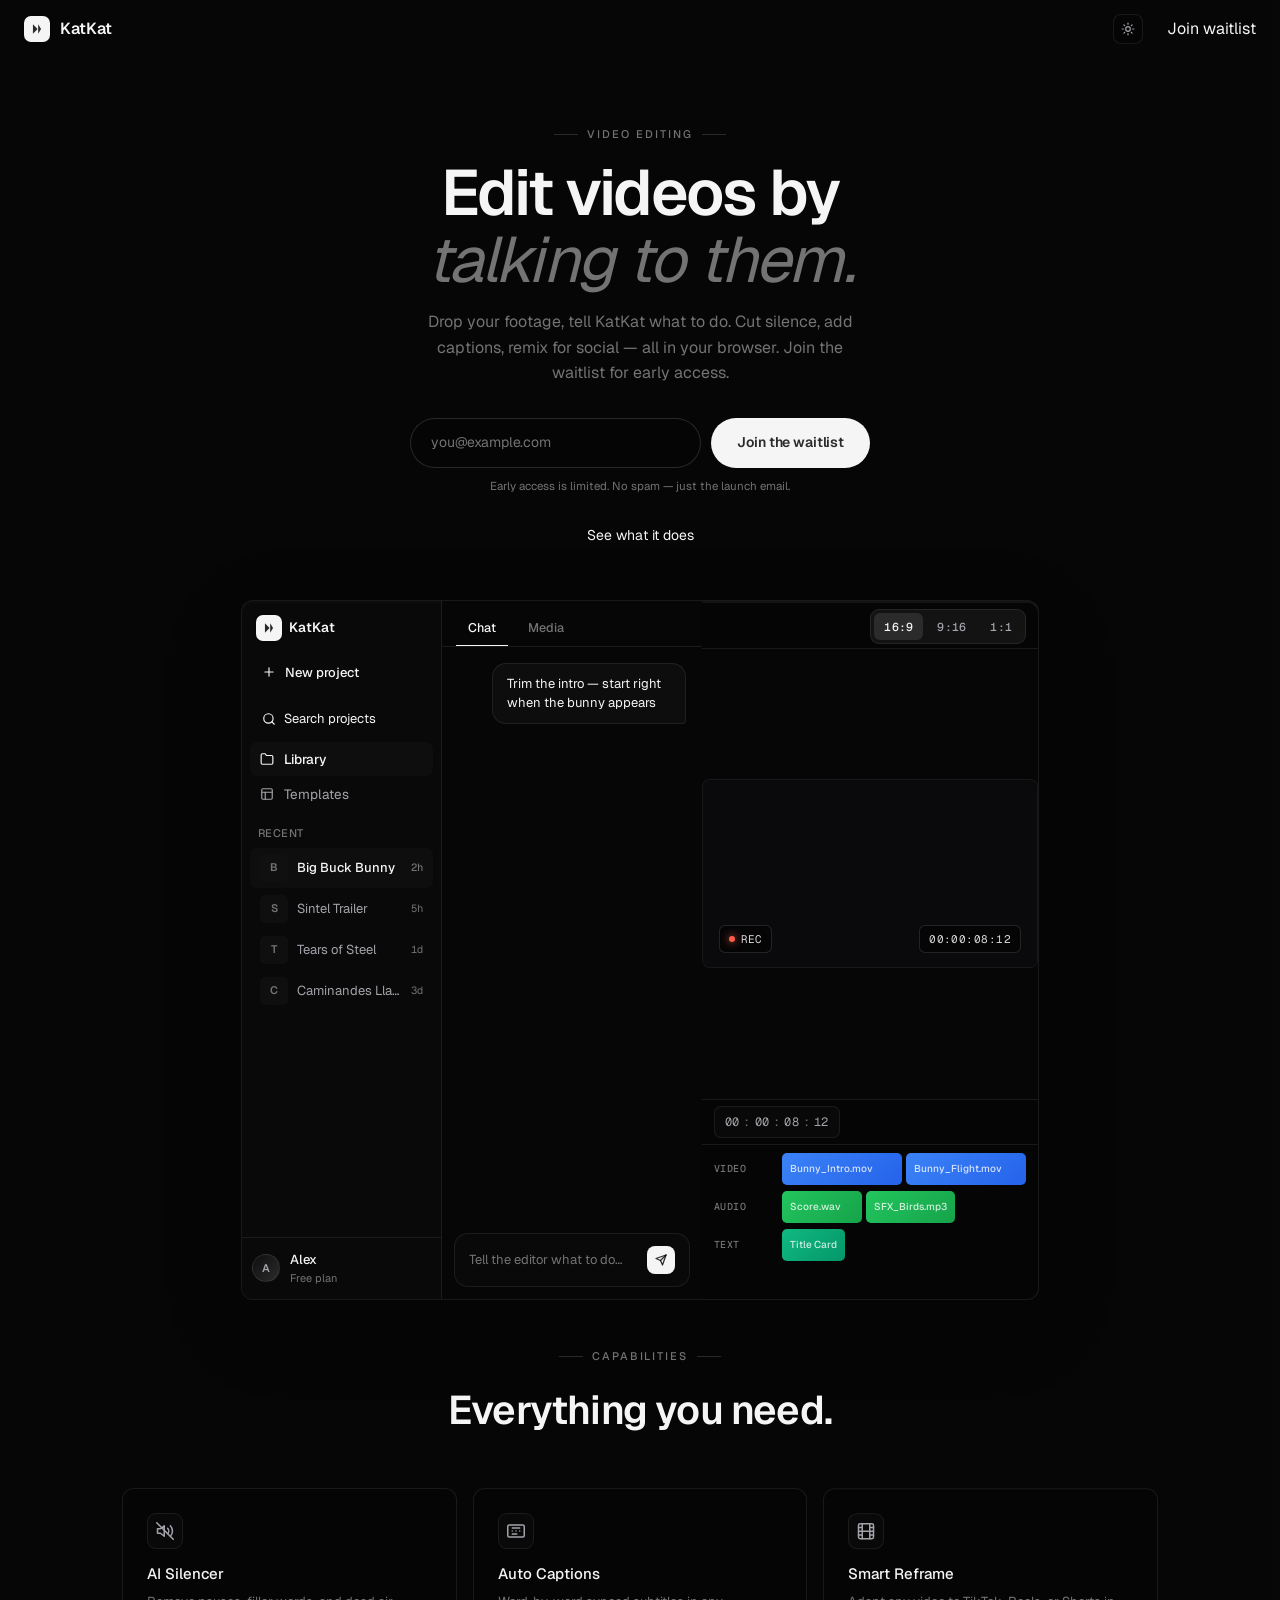
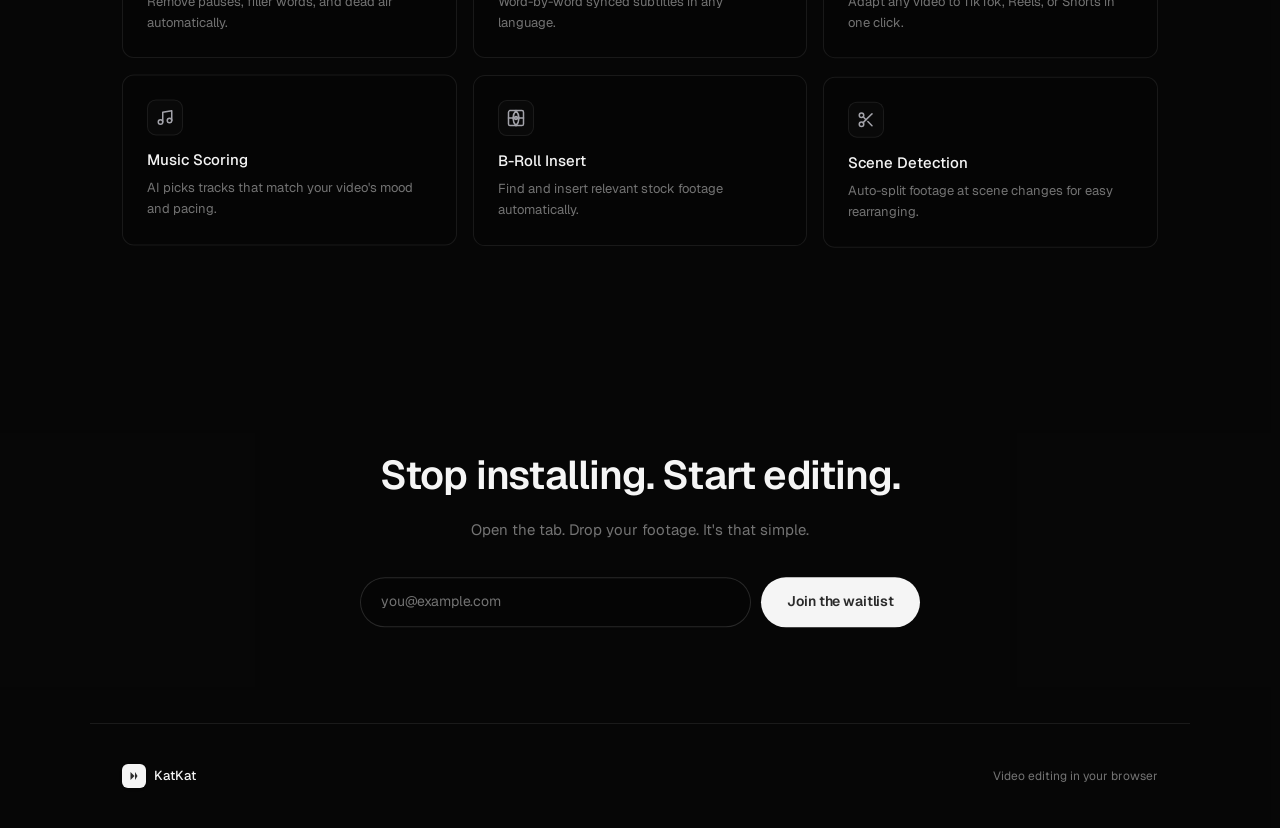
<file: index.html>
<!doctype html>
<html lang="en">
  <head>
    <meta charset="UTF-8" />
    <link rel="icon" type="image/svg+xml" href="./favicon.svg" />
    <meta name="viewport" content="width=device-width, initial-scale=1.0" />
    <meta name="theme-color" content="#3b82f6" />
    <meta
      name="description"
      content="KatKat is an agentic video editor you talk to. Join the waitlist for early access."
    />
    <link rel="manifest" href="./manifest.json" />
    <link rel="apple-touch-icon" href="./icons/icon-192.png" />
    <link rel="preconnect" href="https://fonts.googleapis.com" />
    <link rel="preconnect" href="https://fonts.gstatic.com" crossorigin />
    <link
      rel="stylesheet"
      href="https://fonts.googleapis.com/css2?family=Geist:wght@400;500;600;700&family=Geist+Mono:wght@400;500;600&display=swap"
    />
    <title>KatKat — Join the waitlist</title>
    <script>
      // Apply theme immediately to prevent flash of wrong theme
      (function () {
        try {
          var stored = JSON.parse(localStorage.getItem("katkat-theme") || "{}");
          var mode = (stored && stored.state && stored.state.mode) || "dark";
          if (mode === "light") {
            document.documentElement.classList.remove("dark");
          } else {
            document.documentElement.classList.add("dark");
          }
        } catch (e) {
          document.documentElement.classList.add("dark");
        }
      })();
    </script>
    <script type="module" crossorigin src="./assets/waitlist-Dlq9X2aw.js"></script>
    <link rel="stylesheet" crossorigin href="./assets/waitlist-HqfdTBnf.css">
  </head>
  <body>
    <div id="root"></div>
  </body>
</html>
</file>
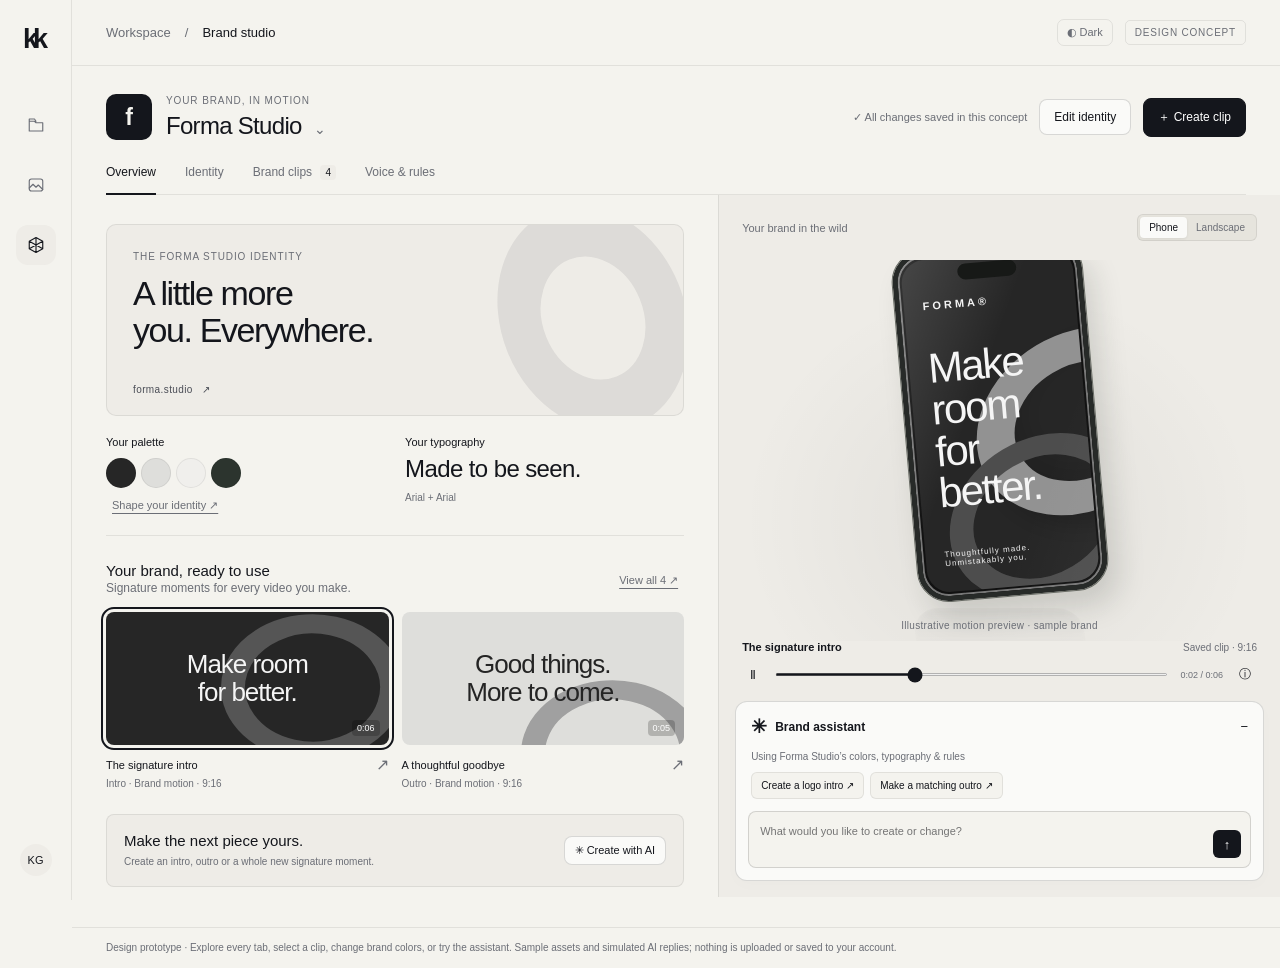
<file: brand-studio-concept/index.html>
<!doctype html>
<html lang="en">
<head>
<meta charset="utf-8"><meta name="viewport" content="width=device-width, initial-scale=1">
<title>KatKat · Brand studio concept</title>
<style>
*{box-sizing:border-box} :root{--paper:#f7f6f2;--white:#fffefa;--ink:#242725;--muted:#777a74;--line:#dedfd7;--brand:#da6747;--secondary:#d8dbc8;--soft:#edeee7;--font:Arial,Helvetica,sans-serif}body{margin:0;font:13px var(--font);color:var(--ink);background:var(--paper)}button,input,textarea,select{font:inherit}button{cursor:pointer;color:inherit}button:focus-visible,input:focus-visible,textarea:focus-visible,select:focus-visible{outline:2px solid var(--brand);outline-offset:4px}button{border:0;background:none}svg{width:18px;height:18px;fill:none;stroke:currentColor;stroke-width:1.5;stroke-linecap:round;stroke-linejoin:round;vertical-align:middle}.app{display:grid;grid-template-columns:72px 1fr;min-height:100vh}.rail{border-right:1px solid var(--line);display:flex;align-items:center;flex-direction:column;gap:20px;padding:24px 10px;position:fixed;width:72px;height:100vh}.wordmark{font-size:27px;font-weight:900;letter-spacing:-5px;padding-right:5px;margin:0 0 30px}.rail-icon{display:grid;place-items:center;width:40px;height:40px;border-radius:12px;color:#858780}.rail-icon.active{background:#e9e9e0;color:var(--ink)}.avatar{margin-top:auto;width:32px;height:32px;border-radius:50%;background:#e8d5c4;display:grid;place-items:center;font-size:11px}.main{grid-column:2;min-width:0}.global{height:66px;display:flex;align-items:center;justify-content:space-between;padding:0 34px;border-bottom:1px solid var(--line)}.crumb{color:var(--muted);display:flex;align-items:center;gap:14px}.crumb strong{color:var(--ink);font-weight:500}.prototype{font-size:10px;letter-spacing:.08em;text-transform:uppercase;color:#777a74;border:1px solid var(--line);padding:6px 9px;border-radius:5px}.page-head{padding:28px 34px 0}.heading-row{display:flex;justify-content:space-between;align-items:center;gap:14px}.brand-title{display:flex;align-items:center;gap:14px}.mark{background:var(--brand);color:#fff;width:46px;height:46px;display:grid;place-items:center;font-family:Georgia,serif;font-size:30px;border-radius:12px}.eyebrow{font-size:10px;letter-spacing:.13em;font-weight:600;text-transform:uppercase;color:var(--muted);margin-bottom:6px}h1{font-size:24px;letter-spacing:-.9px;margin:0;font-weight:500}h2{font-size:23px;letter-spacing:-.7px;font-weight:500;margin:0 0 8px}h3{font-size:15px;font-weight:500;margin:0}.sub{font-size:12px;line-height:1.6;color:var(--muted);margin:0}.actions{display:flex;align-items:center;gap:12px}.saved{color:#697b65;font-size:11px}.btn{border:1px solid var(--line);padding:10px 14px;border-radius:7px;background:var(--white);display:inline-flex;align-items:center;justify-content:center;gap:7px;font-weight:500;font-size:12px;white-space:nowrap}.btn.dark{background:var(--ink);border-color:var(--ink);color:white}.btn.small{padding:7px 10px;font-size:11px}.btn:hover{filter:brightness(.96)}.tabs{display:flex;gap:29px;margin-top:25px;border-bottom:1px solid var(--line)}.tab{padding:0 0 15px;color:var(--muted);font-size:12px;position:relative}.tab.active{color:var(--ink)}.tab.active:after{content:'';height:2px;background:var(--ink);position:absolute;bottom:-1px;left:0;right:0}.count{background:#e9eae2;padding:2px 5px;border-radius:4px;font-size:10px;margin-left:5px}.workspace{display:grid;grid-template-columns:minmax(460px,1.15fr) minmax(390px,1fr);min-height:calc(100vh - 198px)}.content{padding:29px 34px 40px;min-width:0}.preview-column{border-left:1px solid var(--line);background:#eeeee7;display:flex;flex-direction:column;position:sticky;top:0;height:calc(100vh - 198px);min-height:610px}.preview-top{display:flex;align-items:center;justify-content:space-between;padding:19px 23px;color:var(--muted);font-size:11px}.segmented{display:flex;background:#e3e4dc;border:1px solid #dcddd4;border-radius:6px;padding:2px}.segmented button{padding:5px 9px;font-size:10px;border-radius:4px}.segmented button.on{background:#fffefa;box-shadow:0 1px 3px #0001;color:var(--ink)}.stage{flex:1;min-height:340px;display:flex;align-items:center;justify-content:center;overflow:hidden;position:relative;background:radial-gradient(ellipse at 50% 68%,#d8d6c8 0%,transparent 60%)}.device-wrap{position:relative;margin:5px 0 65px;perspective:1000px}.phone{width:190px;height:351px;border:5px solid #272a28;outline:1px solid #686b64;border-radius:31px;background:#111;box-shadow:10px 17px 28px #24272425,inset 0 0 0 2px #777;position:relative;padding:4px;transition:width .3s,height .3s,border-radius .3s;z-index:2;transform:rotate(-5deg)}.phone:after{content:'';position:absolute;inset:0;border-radius:26px;pointer-events:none;background:linear-gradient(115deg,#ffffff28,transparent 40%,transparent 70%,#ffffff0a)}.notch{position:absolute;z-index:3;top:11px;width:59px;height:16px;left:50%;transform:translateX(-50%);background:#171917;border-radius:12px}.screen{position:relative;width:100%;height:100%;border-radius:23px;overflow:hidden;background:var(--brand);color:#fff4e8;display:flex;flex-direction:column;justify-content:space-between;padding:40px 19px 24px}.screen .screen-brand{font-size:11px;letter-spacing:3px;font-weight:bold;z-index:1}.screen .screen-copy{font:42px/.99 Georgia,serif;letter-spacing:-2px;z-index:1}.screen .screen-small{font-size:8px;letter-spacing:1px;z-index:1}.sculpture{position:absolute;width:220px;height:220px;border:40px solid #f2bb8a;box-shadow:inset 14px -15px 25px #7e341c35,9px 20px 24px #54231130;border-radius:50%;top:64px;left:57px;transform:rotate(-26deg) scaleY(.8);opacity:.85}.sculpture:after{content:'';position:absolute;width:145px;height:145px;border:25px solid #993e2b;border-radius:50%;top:50px;left:-110px}.reflection{position:absolute;top:calc(100% + 12px);left:11px;width:170px;height:70px;background:linear-gradient(var(--brand),transparent);opacity:.17;transform:skewX(6deg);border-radius:25px 25px 0 0;filter:blur(2px);mask-image:linear-gradient(#0008,transparent)}.landscape .phone{width:330px;height:195px;border-radius:22px;transform:rotate(-3deg)}.landscape .screen{border-radius:13px;padding:24px}.landscape .notch{display:none}.landscape .screen-copy{font-size:38px;max-width:180px}.landscape .reflection{width:310px}.landscape .sculpture{left:180px;top:5px}.stage-note{position:absolute;bottom:10px;font-size:10px;color:#878980;letter-spacing:.03em}.transport{padding:0 23px 17px}.transport-title{display:flex;justify-content:space-between;align-items:center;font-size:11px;margin-bottom:12px}.transport-title span{font-size:10px;color:var(--muted)}.playback{display:flex;align-items:center;gap:10px}.playback button{width:24px;font-size:12px}.playback input{width:100%;height:3px;accent-color:var(--ink)}.time{font-size:9px;color:var(--muted);white-space:nowrap;font-variant-numeric:tabular-nums}.agent{margin:0 16px 16px;background:var(--white);border:1px solid #dadcd1;border-radius:12px;box-shadow:0 5px 15px #20282005;flex-shrink:0}.agent-head{width:100%;padding:13px 15px;display:flex;align-items:center;justify-content:space-between;text-align:left}.agent-title{font-size:12px;font-weight:600;display:flex;gap:8px;align-items:center}.spark{color:var(--brand);font-size:19px}.agent-context{font-size:10px;color:var(--muted);padding:0 15px 10px}.agent-body{padding:0 15px 12px;max-height:205px;overflow:auto}.agent.collapsed .agent-body,.agent.collapsed .agent-context{display:none}.suggestions{display:flex;gap:6px;flex-wrap:wrap}.suggestion{border:1px solid var(--line);padding:7px 9px;border-radius:6px;font-size:10px;background:#f8f8f3}.message{font-size:11px;line-height:1.6;padding:9px 10px;border-radius:7px;background:#f0f1e9;margin-bottom:8px}.message.user{background:#eee5db;margin-left:25px}.composer{margin:0 12px 12px;border:1px solid #d8dbcf;border-radius:8px;padding:9px;display:flex;align-items:end;gap:8px}.composer textarea{resize:none;width:100%;border:0;outline:none;background:transparent;font-size:11px;line-height:1.6;height:37px}.send{background:var(--ink);color:white;border-radius:6px;width:28px;height:28px;flex-shrink:0}.section-head{display:flex;align-items:center;justify-content:space-between;gap:12px;margin:26px 0 14px}.section-head:first-child{margin-top:0}.text-link{font-size:11px;color:var(--muted);text-decoration:underline;text-underline-offset:4px}.hero{position:relative;height:192px;border-radius:10px;padding:26px;overflow:hidden;background:var(--secondary)}.hero .eyebrow{color:#5b6654}.hero h2{font:38px/.98 Georgia,serif;letter-spacing:-1.4px;max-width:230px;position:relative;z-index:1;margin-top:13px}.hero .orb{position:absolute;right:-25px;top:-22px;width:230px;height:230px;border:52px solid var(--brand);border-radius:50%;transform:rotate(-22deg) scaleX(.8);box-shadow:inset 14px 12px 25px #6f442b20,12px 17px 25px #37452b15}.hero-bottom{position:absolute;bottom:20px;font-size:10px;letter-spacing:.04em}.identity-summary{display:grid;grid-template-columns:1fr 1fr;margin-top:18px;border-bottom:1px solid var(--line);padding-bottom:22px;gap:20px}.palette-mini{display:flex;gap:5px;margin:9px 0}.palette-mini i{width:30px;height:30px;border-radius:50%;border:1px solid #0001}.font-mini{font:24px Georgia,serif;margin:6px 0}.label{font-size:11px;font-weight:500}.tiny{font-size:10px;color:var(--muted)}.clip-grid{display:grid;grid-template-columns:1fr 1fr;gap:17px 13px}.clip{display:block;text-align:left;width:100%;padding:0;border-radius:8px}.art{height:133px;border-radius:8px;position:relative;overflow:hidden;background:var(--brand);color:#fff4e8;display:flex;align-items:center;justify-content:center;transition:transform .2s}.clip:hover .art{transform:translateY(-2px)}.clip.selected .art{outline:2px solid var(--brand);outline-offset:3px}.art-name{font:31px Georgia,serif;z-index:1;letter-spacing:-1px;max-width:160px;text-align:center}.art:before{content:'';position:absolute;width:135px;height:135px;border:24px solid #f4b684;border-radius:50%;right:-15px;top:-16px;transform:scaleY(.8) rotate(-30deg);opacity:.8}.art.sage{background:var(--secondary);color:#344333}.art.sage:before{border-color:#7b8b65;top:50px;right:-20px}.art.cream{background:#eee8dc;color:#554e3e}.art.cream:before{border-color:#d3c4a9;right:60px;top:-90px;width:230px;height:230px}.art.charcoal{background:#2c342e}.art.charcoal:before{border-color:#626f54}.art .duration{position:absolute;bottom:9px;right:9px;background:#0003;padding:3px 5px;border-radius:4px;color:#fff;font-size:9px}.art .play-hover{position:absolute;inset:0;background:#0001;display:grid;place-items:center;opacity:0}.clip:hover .play-hover{opacity:1}.clip-meta{display:flex;justify-content:space-between;align-items:center;padding-top:10px}.clip-name{font-size:11px;font-weight:500}.clip-type{font-size:10px;color:var(--muted);margin-top:4px}.clip-menu{font-size:16px;color:var(--muted)}.callout{display:flex;align-items:center;justify-content:space-between;background:#eeeee6;border-radius:8px;padding:17px;margin-top:25px;gap:15px}.callout p{font-size:10px;color:var(--muted);margin:5px 0 0;line-height:1.5}.filters{display:flex;gap:6px;flex-wrap:wrap;margin:20px 0}.filter{padding:7px 10px;border:1px solid var(--line);border-radius:6px;font-size:10px}.filter.on{background:var(--ink);color:white;border-color:var(--ink)}.search{width:100%;border:1px solid var(--line);border-radius:7px;background:var(--white);padding:10px 12px;font-size:11px;margin-top:20px}.field{display:block;margin:0 0 16px;font-size:11px;color:#696d63}.field input,.field select,.field textarea{display:block;width:100%;margin-top:7px;border:1px solid var(--line);border-radius:6px;padding:10px;background:var(--white);color:var(--ink);font-size:12px}.field textarea{height:70px;resize:vertical}.fields{display:grid;grid-template-columns:1fr 1fr;gap:14px}.divider{border-top:1px solid var(--line);margin:26px 0}.logo-row{display:flex;align-items:center;justify-content:space-between;gap:20px;background:#eeeee6;padding:17px;border-radius:9px;margin:20px 0}.logo-row .mark{width:66px;height:66px;font-size:42px}.swatches{display:grid;grid-template-columns:repeat(3,1fr);gap:10px;margin:17px 0}.swatch input{width:100%;height:68px;border:0;padding:0;cursor:pointer;background:transparent;border-radius:8px;overflow:hidden}.swatch input::-webkit-color-swatch-wrapper{padding:0}.swatch input::-webkit-color-swatch{border:0;border-radius:8px}.swatch .label{margin:8px 0 4px;font-size:10px}.swatch code{font-size:10px;color:var(--muted)}.font-card{border-bottom:1px solid var(--line);padding:16px 0;display:flex;justify-content:space-between;align-items:center;gap:15px}.font-sample{font:28px Georgia,serif;margin-top:8px}.font-card select{padding:8px;border:1px solid var(--line);border-radius:6px;background:var(--white);font-size:10px;max-width:135px}.chips{display:flex;gap:7px;flex-wrap:wrap;margin:14px 0}.chip{padding:9px 12px;border:1px solid var(--line);border-radius:7px;font-size:11px}.chip.on{background:#e4e9dd;border-color:#b5bea8;color:#43593b}.setting{display:flex;align-items:center;justify-content:space-between;padding:18px 0;border-bottom:1px solid var(--line);gap:15px}.setting p{font-size:10px;color:var(--muted);margin:5px 0;line-height:1.5}.toggle{width:32px;height:19px;border-radius:15px;background:#d4d7cc;padding:3px;flex-shrink:0}.toggle:before{content:'';display:block;width:13px;height:13px;background:white;border-radius:50%;transition:transform .2s}.toggle.on{background:#647956}.toggle.on:before{transform:translateX(13px)}.draft-banner{background:#f1e5d5;padding:13px;border-radius:7px;margin:18px 0;font-size:11px;line-height:1.5}.create-options{display:grid;grid-template-columns:1fr 1fr;gap:12px;margin-top:22px}.create-option{padding:20px 16px;text-align:left;border:1px solid var(--line);background:var(--white);border-radius:9px}.create-option:hover{border-color:var(--brand)}.create-option .symbol{font-size:25px;color:var(--brand);margin-bottom:18px}.create-option p{font-size:10px;line-height:1.5;color:var(--muted);margin-bottom:0}.back{font-size:11px;color:var(--muted);padding:0;margin-bottom:22px}.empty{padding:40px 12px;text-align:center;color:var(--muted);font-size:12px}.toast{position:fixed;bottom:22px;left:50%;transform:translateX(-50%);padding:12px 20px;background:var(--ink);color:white;border-radius:8px;font-size:12px;box-shadow:0 5px 25px #0002;z-index:20;max-width:90vw}.toast:empty{display:none}.design-note{padding:12px 34px;border-top:1px solid var(--line);color:var(--muted);font-size:10px;line-height:1.6}.animated .sculpture{animation:orbit 7s ease-in-out infinite alternate}.animated .screen-copy{animation:reveal 7s ease-in-out infinite}@keyframes orbit{to{transform:rotate(20deg) scaleY(.8) translate(-12px,12px)}}@keyframes reveal{0%,100%{opacity:.5;transform:translateY(5px)}30%,85%{opacity:1;transform:translateY(0)}}@media(prefers-reduced-motion:reduce){*,*:before,*:after{animation:none!important;transition:none!important}}@media(min-width:1500px){.content{padding:32px 45px}.art{height:165px}.hero{height:225px}.workspace{grid-template-columns:1.2fr 1fr}.phone{width:215px;height:395px}.screen-copy{font-size:48px}}@media(max-width:1100px){.workspace{grid-template-columns:minmax(340px,1fr) minmax(320px,.95fr)}.content{padding:24px}.global,.page-head{padding-left:24px;padding-right:24px}.tabs{gap:20px}.saved{display:none}.art{height:115px}.hero h2{font-size:33px}.hero .orb{right:-80px}.phone{width:166px;height:306px}.screen .screen-copy{font-size:35px}.preview-column{min-height:600px}.stage{min-height:305px}}@media(max-width:800px){.app{grid-template-columns:52px 1fr}.rail{width:52px;padding:20px 5px}.rail-icon{width:34px}.global{padding:0 18px;height:54px}.page-head{padding:20px 18px 0}.heading-row{align-items:start}.heading-row>.actions .btn{padding:9px;font-size:10px}.heading-row>.actions .secondary-action{display:none}.tabs{gap:20px;overflow-x:auto;white-space:nowrap}.workspace{display:flex;flex-direction:column}.content{padding:23px 18px}.preview-column{position:relative;height:auto;min-height:660px;border-left:0;border-top:1px solid var(--line)}.stage{min-height:350px}.prototype{font-size:8px}.design-note{padding:12px 18px}.art{height:145px}.hero .orb{right:-20px}.phone{width:180px;height:330px}}
.rail{top:0}.hero h2{max-width:280px;font-size:34px}.art-name{font-size:26px;max-width:90%;line-height:1.05}
@media(max-width:800px){.hero h2{font-size:32px}.hero .orb{right:-75px;opacity:.48}.hero .eyebrow{position:relative;z-index:1}.clip-grid{gap:18px 12px}.art-name{font-size:23px}.brand-title{gap:9px}.brand-title h1{font-size:21px}.brand-title .mark{width:38px;height:42px;flex-shrink:0}.font-sample{font-size:23px}.font-card select{max-width:95px}}
/* KatKat chrome: shared token values from components/katkat/katkat-theme.ts.
   Brand artwork has its own palette and never colors application controls. */
:root{
 --kk-bg:#f4f3ee;--kk-bg-2:#eeece7;--kk-bg-3:#e6e4dd;
 --kk-ink:#14161c;--kk-ink-2:#4a4d56;--kk-muted:#6b6e76;
 --kk-line:rgba(0,0,0,.08);--kk-line-2:rgba(0,0,0,.14);
 --kk-font-ui:'Geist',-apple-system,BlinkMacSystemFont,'Segoe UI',sans-serif;
 --paper:var(--kk-bg);--white:#fafaf8;--ink:var(--kk-ink);--muted:var(--kk-muted);
 --line:var(--kk-line);--soft:var(--kk-bg-2);--font:var(--kk-font-ui);
 --brand:#262626;--secondary:#dededb;--surface:#f0efec;--on-brand:#f5f5f5;
 --preview:#eeece7;--stage-glow:rgba(0,0,0,.055);--button-ink:#fff;
 color-scheme:light;
}
:root.dark{
 --kk-bg:#070707;--kk-bg-2:#0b0b0b;--kk-bg-3:#111;
 --kk-ink:#f5f5f5;--kk-ink-2:#a3a3aa;--kk-muted:#737373;
 --kk-line:rgba(255,255,255,.08);--kk-line-2:rgba(255,255,255,.14);
 --white:#0b0b0b;--preview:#0a0a0c;--stage-glow:rgba(255,255,255,.045);
 --button-ink:#141414;color-scheme:dark;
}
body{background:var(--paper);-webkit-font-smoothing:antialiased}
button:focus-visible,input:focus-visible,textarea:focus-visible,select:focus-visible{outline-color:var(--kk-ink)}
.rail{background:var(--paper)}.rail-icon{color:var(--muted)}
.rail-icon.active,.avatar,.count{background:var(--soft);color:var(--ink)}
.prototype,.saved,.stage-note{color:var(--muted)}
.brand-title>.mark{background:var(--ink);color:var(--paper);font:600 23px var(--font);border-radius:10px}
.eyebrow{font-size:10px;letter-spacing:.09em;font-weight:500}
h1{font-weight:500;letter-spacing:-.7px}h2{font-size:22px;letter-spacing:-.7px}
.btn{border-radius:8px;border-color:var(--kk-line-2);box-shadow:inset 0 1px 0 #ffffff05}
.btn.dark,.send,.filter.on{background:var(--ink);color:var(--button-ink);border-color:var(--ink)}
.btn:hover{filter:none;background:var(--soft)}.btn.dark:hover{opacity:.85;background:var(--ink)}
.preview-column{background:var(--preview)}
.stage{background:radial-gradient(ellipse at 50% 68%,var(--stage-glow),transparent 65%)}
.segmented{background:var(--kk-bg-3);border-color:var(--line)}
.segmented button.on{background:var(--white);color:var(--ink)}
.agent{background:var(--white);border-color:var(--kk-line-2);box-shadow:0 4px 16px #00000004}
.spark{color:var(--ink)}.suggestion{background:var(--paper);border-color:var(--line)}
.composer{border-color:var(--kk-line-2);background:var(--paper)}
.message{background:var(--soft)}.message.user{background:var(--kk-bg-3)}
.hero{background:var(--kk-bg-2);border:1px solid var(--line);height:192px}
.hero .eyebrow{color:var(--muted)}
.hero h2{font:500 34px/1.08 var(--font);letter-spacing:-1.4px;max-width:310px}
.hero .orb{border-color:var(--kk-ink);opacity:.075;box-shadow:none}
.hero-bottom{color:var(--kk-ink-2)}
.callout,.logo-row{background:var(--soft);border:1px solid var(--line)}
.logo-row .mark{background:var(--brand);color:var(--on-brand);font-family:var(--font)}
.clip.selected .art{outline-color:var(--ink)}
.art{color:var(--on-brand);background:var(--brand)}
.art:before{border-color:#ffffff45}.art.sage{background:var(--secondary);color:#242424}
.art.sage:before{border-color:#929292}.art.cream{background:var(--surface);color:#343434}
.art.cream:before{border-color:#c4c4c4}.art.charcoal{background:#171717}
.art.charcoal:before{border-color:#555}.art-name{font-family:var(--font);font-weight:500;letter-spacing:-1px}
.font-mini{font-family:var(--font);letter-spacing:-.6px}
.screen{background:var(--brand);color:var(--on-brand)}
.screen .screen-copy{font-family:var(--font);font-weight:500;letter-spacing:-2px}
.sculpture{border-color:#a6a6a6;box-shadow:inset 14px -15px 25px #0002,9px 20px 24px #0003}
.sculpture:after{border-color:#555}.reflection{background:linear-gradient(#777,transparent)}
.chip.on{background:var(--kk-bg-3);border-color:var(--kk-line-2);color:var(--ink)}
.toggle{background:var(--kk-bg-3);border:1px solid var(--kk-line-2);padding:2px}
.toggle.on{background:var(--ink)}.toggle.on:before{background:var(--paper)}
.draft-banner{background:var(--soft);border:1px solid var(--kk-line-2)}
.create-option:hover{border-color:var(--ink);background:var(--soft)}.create-option .symbol{color:var(--ink)}
.field{color:var(--kk-ink-2)}.swatch code{color:var(--muted)}
.toast{color:var(--button-ink)}
.theme-toggle{border:1px solid var(--line);border-radius:7px;font-size:11px;padding:6px 9px;color:var(--muted)}
@media(max-width:800px){.hero h2{font-size:30px;max-width:245px}.hero .orb{opacity:.06}.global>.actions{gap:7px}.prototype{letter-spacing:0;font-size:8px}.theme-toggle{font-size:10px;padding:6px}}
</style>
</head>
<body>
<div class="app">
<aside class="rail" aria-label="Application navigation"><div class="wordmark" title="KatKat">kk</div><div class="rail-icon" title="Projects"><svg viewBox="0 0 24 24"><path d="M3 7h7l2 2h9v11H3zM3 7V4h7l2 3"/></svg></div><div class="rail-icon" title="Media"><svg viewBox="0 0 24 24"><rect x="3" y="4" width="18" height="16" rx="3"/><path d="m3 16 5-5 4 4 3-3 6 6"/></svg></div><div class="rail-icon active" title="Brand studio"><svg viewBox="0 0 24 24"><path d="m12 2 9 5v10l-9 5-9-5V7zM12 2v20M3 7l18 10M21 7 3 17"/></svg></div><div class="avatar">KG</div></aside>
<main class="main">
<header class="global"><div class="crumb">Workspace <span>/</span> <strong>Brand studio</strong></div><div class="actions"><button class="theme-toggle" id="theme-toggle" onclick="toggleTheme()" aria-label="Switch to dark theme">◐ Dark</button><span class="prototype">Design concept</span></div></header>
<div class="page-head"><div class="heading-row"><div class="brand-title"><div class="mark">f</div><div><div class="eyebrow">Your brand, in motion</div><h1><span id="brand-name">Forma Studio</span> <button onclick="switchBrand()" aria-label="Switch demo brand" style="font-size:14px;color:var(--muted)">⌄</button></h1></div></div><div class="actions"><span class="saved" id="save-state">✓ All changes saved in this concept</span><button class="btn secondary-action" onclick="go('identity')">Edit identity</button><button class="btn dark" onclick="go('create')">＋ Create clip</button></div></div><nav class="tabs" aria-label="Brand sections"><button class="tab active" data-tab="overview" onclick="go('overview')">Overview</button><button class="tab" data-tab="identity" onclick="go('identity')">Identity</button><button class="tab" data-tab="clips" onclick="go('clips')">Brand clips <span class="count" id="clip-count">4</span></button><button class="tab" data-tab="voice" onclick="go('voice')">Voice & rules</button></nav></div>
<div class="workspace"><section class="content" id="content" aria-label="Brand workspace"></section>
<aside class="preview-column" aria-label="Live brand preview"><div class="preview-top"><span id="preview-label">Your brand in the wild</span><div class="segmented" aria-label="Preview format"><button class="on" onclick="device(false,this)">Phone</button><button onclick="device(true,this)">Landscape</button></div></div><div class="stage animated" id="stage"><div class="device-wrap" id="device"><div class="phone"><div class="notch"></div><div class="screen" id="screen"><span class="screen-brand" id="screen-brand">FORMA®</span><div class="sculpture"></div><div class="screen-copy" id="screen-copy">Make room<br>for better.</div><div class="screen-small" id="screen-small">Thoughtfully made. Unmistakably you.</div></div></div><div class="reflection"></div></div><span class="stage-note">Illustrative motion preview · sample brand</span></div><div class="transport"><div class="transport-title"><strong id="selected-name">The signature intro</strong><span id="selected-status">Saved clip · 9:16</span></div><div class="playback"><button id="play" aria-label="Pause preview" onclick="playPause()">Ⅱ</button><input id="scrub" type="range" min="0" max="100" value="35" aria-label="Preview progress"><span class="time" id="time">0:02 / 0:06</span><button onclick="toast('The concept uses illustrative CSS motion. Production playback will use the actual clip.')" aria-label="About preview">ⓘ</button></div></div>
<section class="agent" id="agent"><button class="agent-head" onclick="toggleAgent()" aria-expanded="true" id="agent-toggle"><span class="agent-title"><span class="spark">✳</span> Brand assistant</span><span id="agent-chevron">−</span></button><div class="agent-context" id="agent-context">Using Forma Studio’s colors, typography & rules</div><div class="agent-body" id="agent-body"><div class="suggestions"><button class="suggestion" onclick="promptAgent('Create a minimal logo intro')">Create a logo intro ↗</button><button class="suggestion" onclick="promptAgent('Make a matching outro')">Make a matching outro ↗</button></div></div><form class="composer" onsubmit="sendPrompt(event)"><textarea id="prompt" placeholder="What would you like to create or change?" aria-label="Message the brand assistant" onkeydown="if(event.key==='Enter'&&!event.shiftKey){event.preventDefault();sendPrompt(event)}"></textarea><button class="send" aria-label="Send message">↑</button></form></section></aside></div>
<footer class="design-note">Design prototype · Explore every tab, select a clip, change brand colors, or try the assistant. Sample assets and simulated AI replies; nothing is uploaded or saved to your account.</footer>
</main></div><div class="toast" id="toast" role="status"></div><input type="file" accept="video/*" id="upload" hidden><input type="file" accept="image/*" id="logo-upload" hidden>
<script>
const state={tab:'overview',filter:'All',query:'',brand:'Forma Studio',tagline:'Thoughtfully made. Unmistakably you.',website:'forma.studio',colors:['#da6747','#d8dbc8','#eee8dc'],heading:'Georgia',body:'Arial',selected:0,playing:true,draft:false,clipType:'Logo intro',clips:[{name:'The signature intro',type:'Intro',duration:6,art:'',copy:'Make room<br>for better.'},{name:'A thoughtful goodbye',type:'Outro',duration:5,art:'sage',copy:'Good things.<br>More to come.'},{name:'Meet the maker',type:'Lower third',duration:4,art:'cream',copy:'Alex Morgan<br><span style="font:12px Arial;letter-spacing:0">Founder, Forma Studio</span>'},{name:'A moment between',type:'Transition',duration:2,art:'charcoal',copy:'A fresh<br>perspective.'}]};
const $=id=>document.getElementById(id);const esc=s=>String(s).replace(/[&<>"']/g,c=>({'&':'&amp;','<':'&lt;','>':'&gt;','"':'&quot;',"'":'&#39;'}[c]));let toastTimer;function toast(s){$('toast').textContent=s;clearTimeout(toastTimer);toastTimer=setTimeout(()=>$('toast').textContent='',4200)}
function go(tab){state.tab=tab;document.querySelectorAll('.tab').forEach(x=>{x.classList.toggle('active',x.dataset.tab===tab);x.setAttribute('aria-current',x.dataset.tab===tab?'page':'false')});render();if(tab==='create'){$('agent-context').textContent='Create a draft · Using '+state.brand+'’s identity';$('agent').classList.remove('collapsed')}if(innerWidth<800)$('content').scrollIntoView({behavior:'smooth',block:'start'})}
function clipCard(c,i){return `<button class="clip ${i===state.selected?'selected':''}" onclick="selectClip(${i})" aria-label="Preview ${esc(c.name)}"><div class="art ${c.art}"><div class="art-name">${c.copy}</div><span class="duration">0:0${c.duration}</span><span class="play-hover">▷</span></div><div class="clip-meta"><span class="clip-name">${esc(c.name)}</span><span class="clip-menu">↗</span></div><div class="clip-type">${esc(c.type)} · ${c.url?'Uploaded video':'Brand motion'} · 9:16</div></button>`}
function render(){let h='';if(state.tab==='overview'){h=`<div class="hero"><div class="eyebrow">The ${esc(state.brand)} identity</div><h2>A little more<br>you. Everywhere.</h2><div class="orb"></div><div class="hero-bottom">${esc(state.website)} &nbsp; ↗</div></div><div class="identity-summary"><div><span class="label">Your palette</span><div class="palette-mini">${state.colors.map(c=>`<i style="background:${c}"></i>`).join('')}<i style="background:#2c342e"></i></div><button class="text-link" onclick="go('identity')">Shape your identity ↗</button></div><div><span class="label">Your typography</span><div class="font-mini" style="font-family:${state.heading}">Made to be seen.</div><span class="tiny">${state.heading} + ${state.body}</span></div></div><div class="section-head"><div><h3>Your brand, ready to use</h3><p class="sub">Signature moments for every video you make.</p></div><button class="text-link" onclick="go('clips')">View all ${state.clips.length} ↗</button></div><div class="clip-grid">${state.clips.slice(0,2).map(clipCard).join('')}</div><div class="callout"><div><h3>Make the next piece yours.</h3><p>Create an intro, outro or a whole new signature moment.</p></div><button class="btn small" onclick="go('create')">✳ Create with AI</button></div>`}
if(state.tab==='identity'){h=`<h2>The details that make you, you.</h2><p class="sub">A shared identity for your clips and future creations.</p><div class="logo-row"><div class="actions"><div class="mark" id="logo-display">f</div><div><div class="label">Primary logo</div><p class="sub">Used in intros, outros and watermarks.</p></div></div><button class="btn small" onclick="$('logo-upload').click()">Replace</button></div><div class="fields"><label class="field">Brand name<input value="${esc(state.brand)}" oninput="updateBrand(this.value)"></label><label class="field">Website<input value="${esc(state.website)}" oninput="state.website=this.value;changed()"></label></div><label class="field">Tagline<input value="${esc(state.tagline)}" oninput="state.tagline=this.value;$('screen-small').textContent=this.value;changed()"></label><div class="divider"></div><div class="section-head"><div><h3>Color palette</h3><p class="sub">Click a swatch to see your identity change.</p></div></div><div class="swatches">${['Primary','Secondary','Surface'].map((n,i)=>`<div class="swatch"><input aria-label="${n} color" type="color" value="${state.colors[i]}" oninput="setColor(${i},this.value)"><div class="label">${n}</div><code id="hex-${i}">${state.colors[i].toUpperCase()}</code></div>`).join('')}</div><div class="divider"></div><h3>Typography</h3><div class="font-card"><div><span class="tiny">HEADINGS</span><div class="font-sample" id="heading-sample" style="font-family:${state.heading}">Make room for better.</div></div><select aria-label="Heading font" onchange="state.heading=this.value;$('heading-sample').style.fontFamily=this.value;$('screen-copy').style.fontFamily=this.value;changed()">${['Georgia','Arial','Verdana'].map(f=>`<option ${f===state.heading?'selected':''}>${f}</option>`).join('')}</select></div><div class="font-card"><div><span class="tiny">BODY</span><div id="body-sample" style="font-size:14px;margin-top:9px;font-family:${state.body}">Small details. Lasting impressions.</div></div><select aria-label="Body font" onchange="state.body=this.value;$('body-sample').style.fontFamily=this.value;changed()">${['Arial','Verdana','Georgia'].map(f=>`<option ${f===state.body?'selected':''}>${f}</option>`).join('')}</select></div><div class="section-head"><h3>Social presence</h3></div><div class="fields"><label class="field">Instagram<input placeholder="@formastudio" oninput="changed()"></label><label class="field">YouTube<input placeholder="@formastudio" oninput="changed()"></label></div>`}
if(state.tab==='clips'){const filtered=state.clips.map((c,i)=>({c,i})).filter(({c})=>(state.filter==='All'||c.type===state.filter)&&c.name.toLowerCase().includes(state.query.toLowerCase()));h=`<div class="section-head"><div><h2>Your brand in motion.</h2><p class="sub">Create once. Make it part of every story.</p></div><button class="btn small" onclick="$('upload').click()">↑ Upload</button></div><input class="search" aria-label="Search brand clips" placeholder="Search your clips…" value="${esc(state.query)}" oninput="searchClips(this)"><div class="filters">${['All','Intro','Outro','Lower third','Transition'].map(f=>`<button class="filter ${state.filter===f?'on':''}" onclick="state.filter='${f}';render()">${f==='All'?'All clips':f}</button>`).join('')}</div><div class="clip-grid">${filtered.length?filtered.map(({c,i})=>clipCard(c,i)).join(''):'<div class="empty">No clips match. Try another filter or create something new.</div>'}</div><div class="callout"><div><h3>Something missing from your brand?</h3><p>Your assistant already knows your colors and fonts.</p></div><button class="btn small" onclick="go('create')">＋ Create</button></div>`}
if(state.tab==='voice'){h=`<h2>Sound like yourself.</h2><p class="sub">Guide the assistant. Keep every creation consistent.</p><div class="section-head"><h3>The mood of your music</h3></div><p class="sub">Choose the moods that feel like your brand.</p><div class="chips">${['Warm','Thoughtful','Energetic','Playful','Cinematic','Calm'].map((s,i)=>`<button class="chip ${i<2?'on':''}" aria-pressed="${i<2}" onclick="this.classList.toggle('on');this.setAttribute('aria-pressed',this.classList.contains('on'));changed()">${s}</button>`).join('')}</div><div class="fields"><label class="field">Music direction<select onchange="changed()"><option>Organic & minimal</option><option>Electronic & rhythmic</option><option>Cinematic & expansive</option><option>Acoustic & intimate</option></select></label><label class="field">Energy<select onchange="changed()"><option>Easy, steady pace</option><option>Slow & spacious</option><option>Fast & energetic</option></select></label></div><div class="divider"></div><h3>Your voice</h3><div class="fields" style="margin-top:18px"><label class="field">Tone<select onchange="changed()"><option>Conversational & confident</option><option>Warm & friendly</option><option>Direct & informative</option></select></label><label class="field">Pace<select onchange="changed()"><option>Natural</option><option>Slow</option><option>Fast</option></select></label></div><label class="field">A little more direction<textarea oninput="changed()" placeholder="Describe how your brand should sound…">Thoughtful without being precious. Simple words, a human voice.</textarea></label><div class="divider"></div><h3>A few ground rules.</h3><p class="sub">Optional guardrails for new creations.</p><div class="setting"><div><span class="label">Logo watermark</span><p>Add your mark to new videos.</p></div><button class="toggle" role="switch" aria-checked="false" aria-label="Logo watermark" onclick="toggleRule(this);$('screen-brand').style.opacity=this.classList.contains('on')?'1':'.5'"></button></div><div class="setting"><div><span class="label">Keep text inside safe areas</span><p>Leave room for social platform controls.</p></div><button class="toggle on" role="switch" aria-checked="true" aria-label="Keep text inside safe areas" onclick="toggleRule(this)"></button></div><label class="field" style="margin-top:20px">Always include<input placeholder="e.g. website on end cards" oninput="changed()"></label><label class="field">Avoid<input placeholder="e.g. flashy transitions, competitor names" oninput="changed()"></label><label class="field">Disclaimer, when needed<textarea placeholder="Optional legal or product disclaimer" oninput="changed()"></textarea></label>`}
if(state.tab==='create'){h=`<button class="back" onclick="go('clips')">← Back to brand clips</button><div class="eyebrow">Create with your brand</div><h2>What’s your next signature moment?</h2><p class="sub">Start with a purpose. Shape it with your assistant.</p><div class="create-options">${[['Logo intro','◉','A recognizable opening, in just a few seconds.'],['Outro','↗','Give your audience a reason to stay connected.'],['Lower third','▤','Put a name and a story to the person on screen.'],['Something else','✳','A bumper, transition, announcement. You decide.']].map(([n,s,d])=>`<button class="create-option" onclick="beginDraft('${n}')"><div class="symbol">${s}</div><h3>${n}</h3><p>${d}</p></button>`).join('')}</div><div class="divider"></div><label class="field">Have an idea in mind?<textarea id="brief" placeholder="A 5-second intro with our logo, a warm background, and a soft reveal…"></textarea></label><button class="btn dark" onclick="beginDraft('Custom', $('brief').value)">✳ Start creating</button><button class="text-link" style="margin-left:16px" onclick="$('upload').click()">Or upload your own clip</button><div class="callout"><div><div class="label">Already feels like ${esc(state.brand)}.</div><p>Your palette, typography and rules travel with every brief.</p></div><div class="palette-mini">${state.colors.map(c=>`<i style="background:${c};width:20px;height:20px"></i>`).join('')}</div></div>${state.draft?'<div class="draft-banner"><strong>You have a draft in progress.</strong><br>Refine it with the assistant, then keep it in your library.</div><button class="btn dark" onclick="saveDraft()">Save draft to brand library</button>':''}`}
$('content').innerHTML=h;$('clip-count').textContent=state.clips.length}
function selectClip(i){state.selected=i;state.draft=false;const c=state.clips[i];$('screen-copy').innerHTML=c.copy;$('selected-name').textContent=c.name;$('selected-status').textContent='Saved clip · 9:16';$('screen').style.background=c.art==='sage'?state.colors[1]:c.art==='cream'?state.colors[2]:c.art==='charcoal'?'#171717':state.colors[0];$('screen').style.color=['sage','cream'].includes(c.art)?'#242424':'#f5f5f5';$('agent-context').textContent='Refining: '+c.name+' · Original stays saved';$('time').textContent='0:00 / 0:0'+c.duration;const old=$('screen').querySelector('video');if(old)old.remove();if(c.url){const v=document.createElement('video');v.src=c.url;v.autoplay=true;v.loop=true;v.muted=true;v.playsInline=true;v.style='position:absolute;inset:0;width:100%;height:100%;object-fit:cover;z-index:2';$('screen').append(v)}render();if(innerWidth<800)$('stage').scrollIntoView({behavior:'smooth',block:'center'})}
function device(wide,el){$('device').classList.toggle('landscape',wide);el.parentElement.querySelectorAll('button').forEach(b=>b.classList.toggle('on',b===el))}
function playPause(){state.playing=!state.playing;$('stage').classList.toggle('animated',state.playing);$('play').textContent=state.playing?'Ⅱ':'▷';$('play').setAttribute('aria-label',state.playing?'Pause preview':'Play preview');const v=$('screen').querySelector('video');if(v){if(state.playing)v.play();else v.pause()}}
function toggleAgent(){const collapsed=$('agent').classList.toggle('collapsed');$('agent-chevron').textContent=collapsed?'+':'−';$('agent-toggle').setAttribute('aria-expanded',!collapsed)}
function promptAgent(s){$('prompt').value=s;$('prompt').focus();$('agent').classList.remove('collapsed')}
function addMessage(text,user=false){const n=document.createElement('div');n.className='message'+(user?' user':'');n.textContent=text;$('agent-body').append(n);$('agent-body').scrollTop=$('agent-body').scrollHeight}
function sendPrompt(e){e.preventDefault();const text=$('prompt').value.trim();if(!text)return;$('prompt').value='';$('agent').classList.remove('collapsed');addMessage(text,true);state.draft=true;$('selected-status').textContent='Unsaved draft · Concept preview';$('selected-name').textContent=state.clipType+' · New variation';addMessage('Demo response: I’ve prepared a direction using your brand identity. This prototype shows an illustrative draft; a connected agent would generate and refine the actual motion.');$('agent-context').textContent='Working on: '+state.clipType+' · Unsaved draft';if(state.tab!=='create')go('create');else render()}
function beginDraft(type,brief){state.clipType=type;state.draft=true;$('screen-copy').innerHTML=type==='Outro'?'See you<br>in the next.':type==='Lower third'?'Alex Morgan<br><span style="font:12px Arial;letter-spacing:0">Founder, '+esc(state.brand)+'</span>':'Make room<br>for better.';$('screen').style.background=state.colors[0];$('screen').style.color='#fff4e8';const video=$('screen').querySelector('video');if(video)video.remove();$('selected-name').textContent=type+' · Draft';$('selected-status').textContent='Unsaved draft · Concept preview';go('create');promptAgent(brief||'Create a '+type.toLowerCase()+' using our brand colors and typography.');$('agent-context').textContent='Creating: '+type+' · Unsaved draft';toast('Brief prepared. Send it to try the simulated assistant.')}
function saveDraft(){state.clips.push({name:state.clipType+' · New variation',type:state.clipType==='Logo intro'?'Intro':state.clipType==='Outro'?'Outro':state.clipType==='Lower third'?'Lower third':'Custom',duration:5,art:'',copy:$('screen-copy').innerHTML});state.draft=false;state.selected=state.clips.length-1;go('clips');selectClip(state.selected);toast('Added to this prototype’s library. Your account has not changed.')}
function setColor(i,color){state.colors[i]=color;document.documentElement.style.setProperty(i===0?'--brand':i===1?'--secondary':'--surface',color);$('hex-'+i).textContent=color.toUpperCase();if(i===0)$('screen').style.background=color;changed()}
function updateBrand(name){state.brand=name;$('brand-name').textContent=name;$('screen-brand').textContent=name.toUpperCase()+'®';changed()}
function changed(){$('save-state').textContent='✓ Updated in this concept'}
function toggleRule(button){button.classList.toggle('on');button.setAttribute('aria-checked',button.classList.contains('on'));changed()}
function switchBrand(){updateBrand(state.brand==='Forma Studio'?'Forma — Personal':'Forma Studio');render();toast('Switched demo identity. A real switcher would list your saved brands.')}
function searchClips(input){const pos=input.selectionStart;state.query=input.value;render();const next=$('content').querySelector('.search');next.focus();next.setSelectionRange(pos,pos)}
$('upload').onchange=e=>{const f=e.target.files[0];if(!f)return;const url=URL.createObjectURL(f);state.clips.push({name:f.name.replace(/\.[^.]+$/,''),type:'Custom',duration:0,art:'charcoal',copy:'Your video',url});state.selected=state.clips.length-1;go('clips');selectClip(state.selected);toast('Local video preview added. No file has been uploaded.');e.target.value=''};
$('logo-upload').onchange=e=>{const f=e.target.files[0];if(!f)return;const img=document.createElement('img');img.src=URL.createObjectURL(f);img.alt='Selected logo';img.style='width:100%;height:100%;object-fit:contain';$('logo-display').replaceChildren(img);toast('Logo preview replaced locally.');changed()};
$('scrub').oninput=e=>{$('time').textContent='0:0'+Math.round(e.target.value/100*state.clips[state.selected].duration)+' / 0:0'+state.clips[state.selected].duration;const animations=$('stage').getAnimations({subtree:true});animations.forEach(a=>a.currentTime=Number(e.target.value)*70)};
function toggleTheme(){const dark=document.documentElement.classList.toggle('dark');$('theme-toggle').textContent=dark?'◐ Light':'◐ Dark';$('theme-toggle').setAttribute('aria-label',dark?'Switch to light theme':'Switch to dark theme')}
state.colors=['#262626','#dededb','#f0efec'];state.heading='Arial';state.body='Arial';
render();
</script>
</body>
</html>
</file>
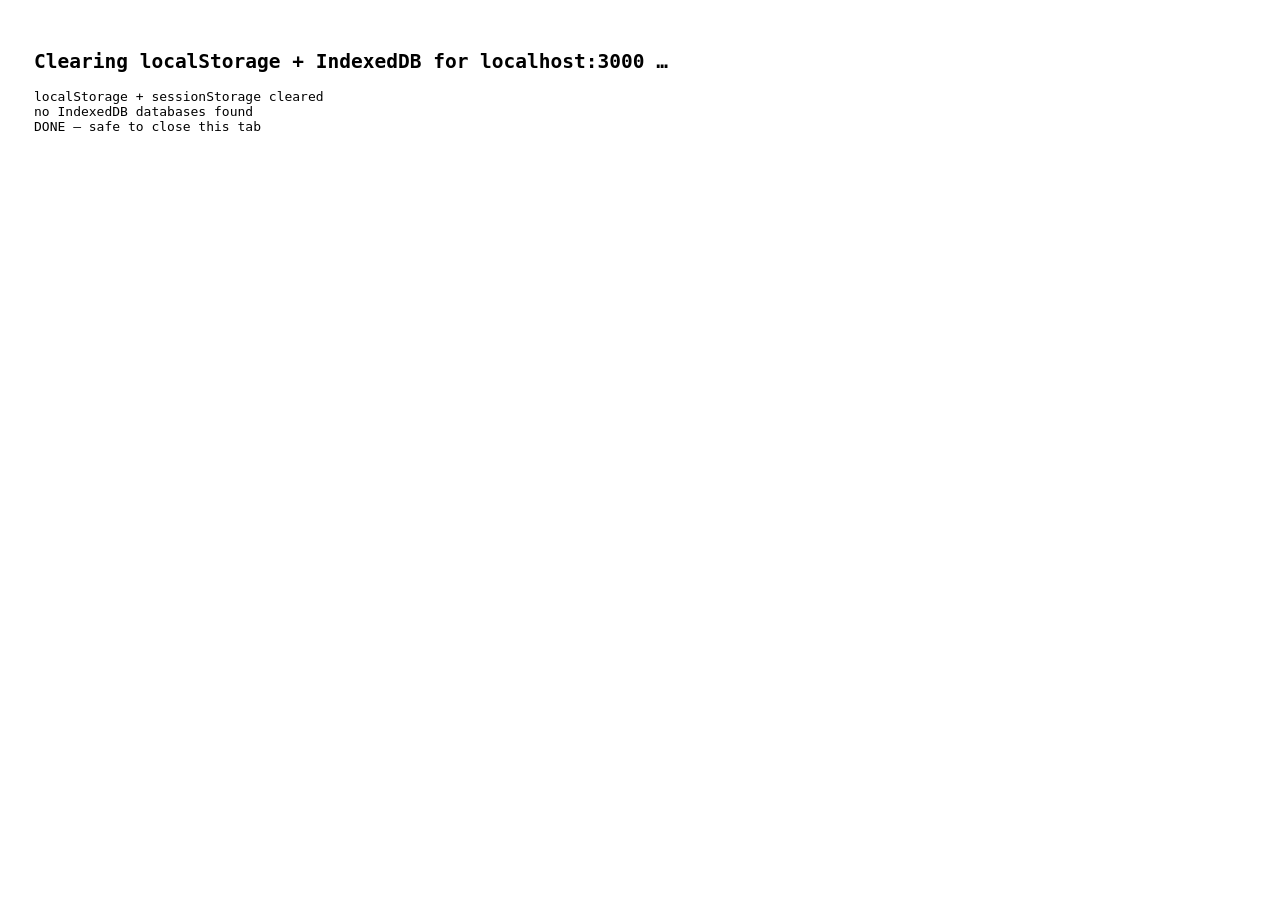
<file: _clear_storage.html>
<!doctype html>
<html><head><meta charset="utf-8"><title>clear storage</title></head>
<body style="font-family:monospace;padding:2em">
<h2>Clearing localStorage + IndexedDB for localhost:3000 …</h2>
<pre id="log"></pre>
<script>
const log = (s) => { document.getElementById("log").textContent += s + "\n"; };
(async () => {
  try { localStorage.clear(); sessionStorage.clear(); log("localStorage + sessionStorage cleared"); }
  catch (e) { log("storage err: " + e); }
  try {
    const dbs = await indexedDB.databases();
    for (const d of dbs) {
      if (!d.name) continue;
      await new Promise((res) => {
        const req = indexedDB.deleteDatabase(d.name);
        req.onsuccess = req.onerror = req.onblocked = () => res();
      });
      log("indexedDB deleted: " + d.name);
    }
    if (!dbs.length) log("no IndexedDB databases found");
  } catch (e) { log("indexedDB err: " + e); }
  log("DONE — safe to close this tab");
})();
</script>
</body></html>
</file>
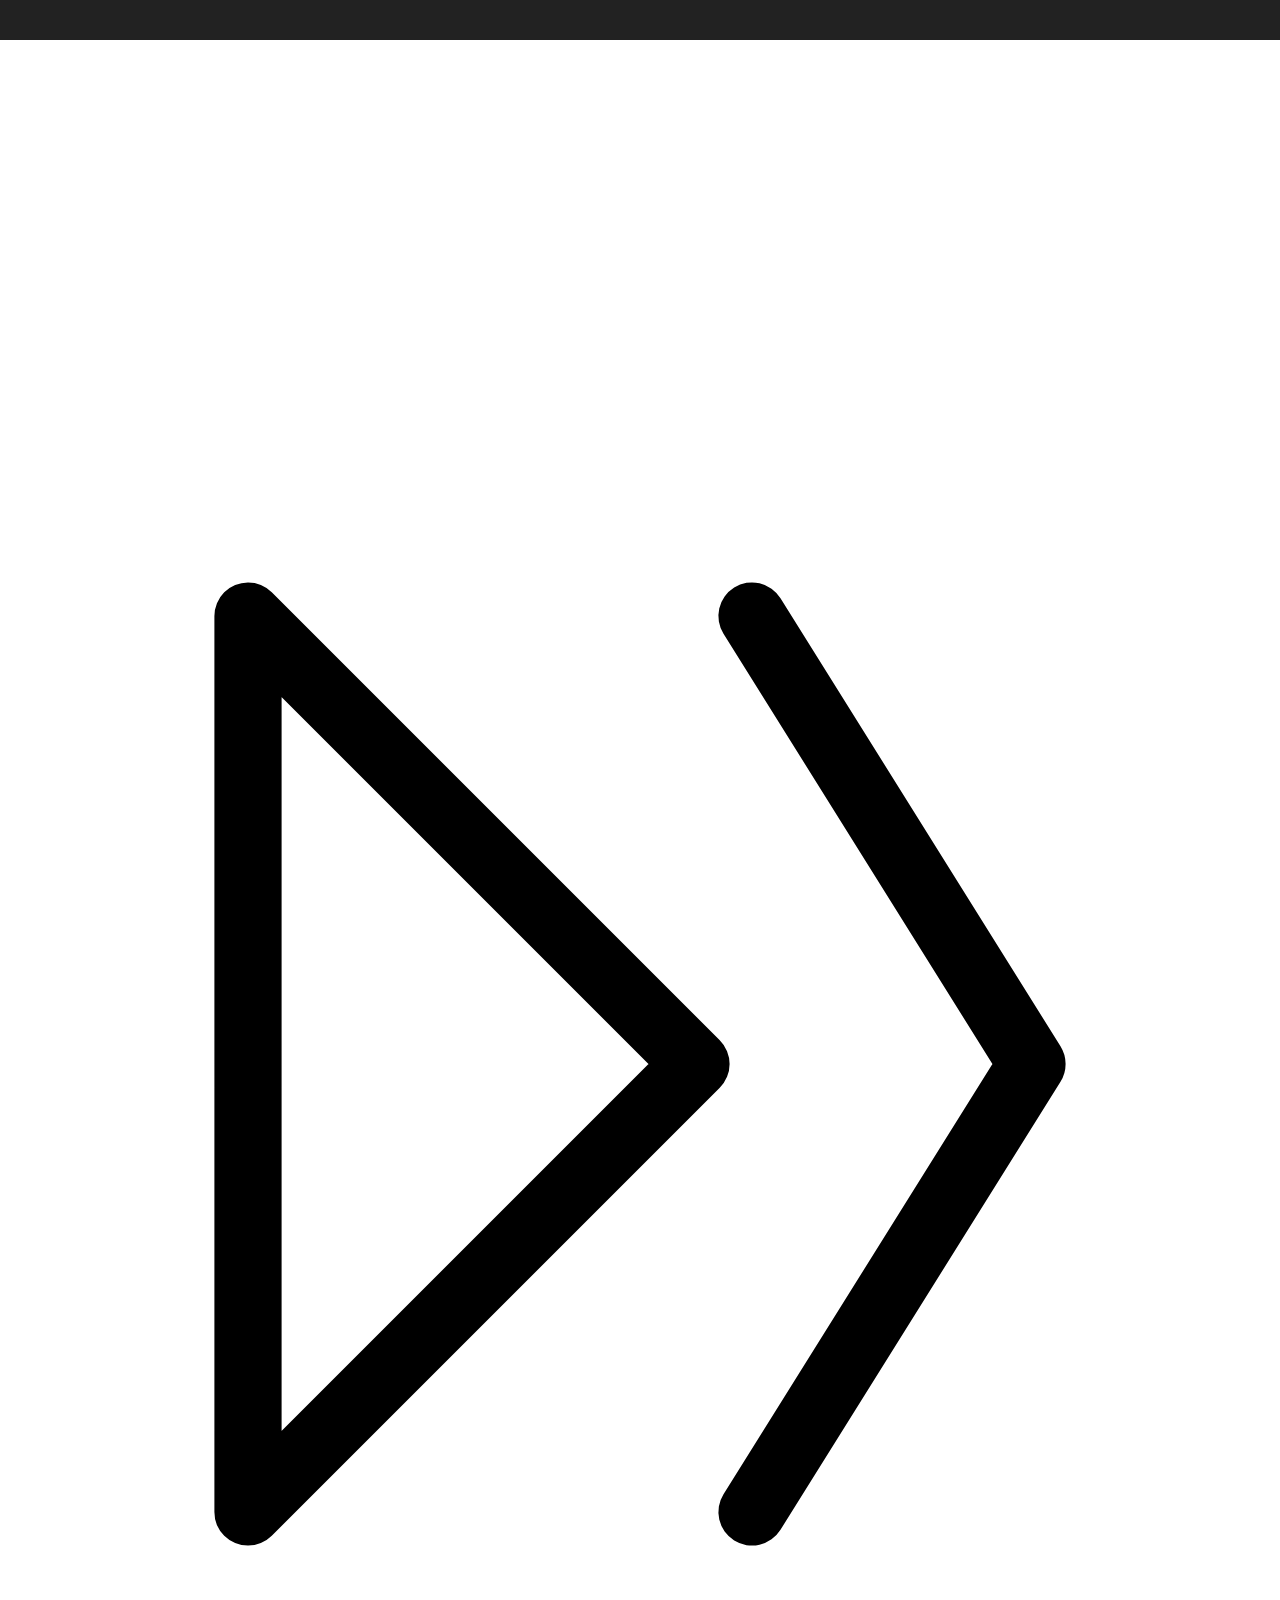
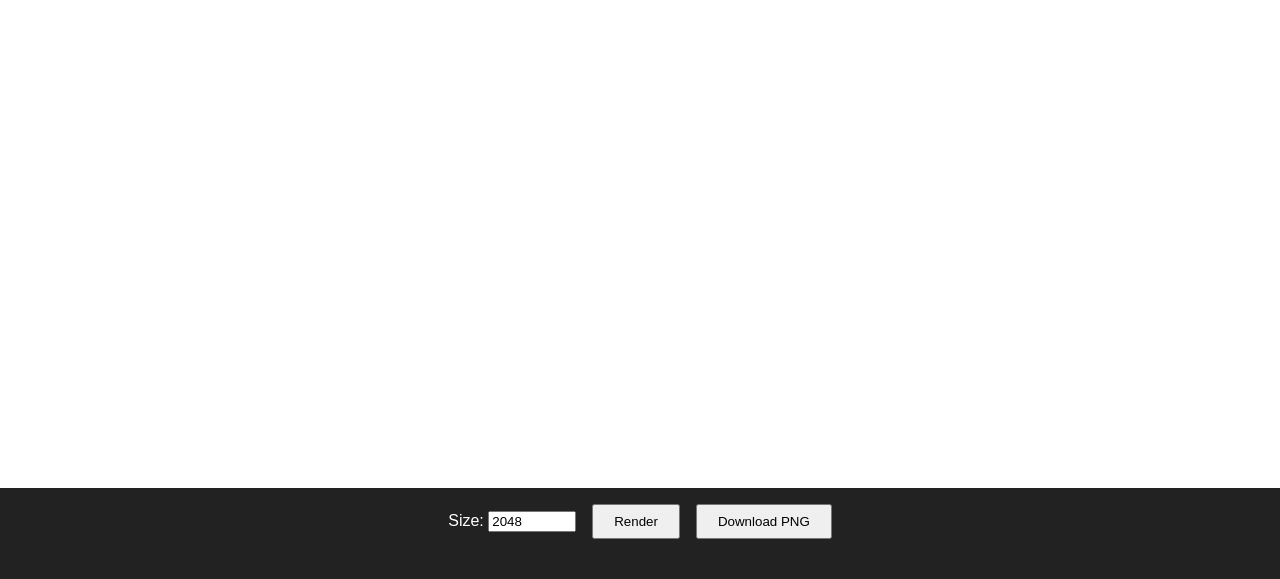
<file: render-logo.html>
<!doctype html>
<html>
  <head>
    <title>Render Logo</title>
  </head>
  <body
    style="
      background: #222;
      display: flex;
      flex-direction: column;
      align-items: center;
      padding: 2rem;
      font-family: sans-serif;
      color: #fff;
    "
  >
    <canvas id="canvas"></canvas>
    <div style="margin-top: 1rem; display: flex; gap: 1rem; align-items: center">
      <label
        >Size: <input id="size" type="number" value="2048" min="300" max="4096" style="width: 80px"
      /></label>
      <button onclick="render()" style="padding: 8px 20px; cursor: pointer">Render</button>
      <button onclick="download()" style="padding: 8px 20px; cursor: pointer">Download PNG</button>
    </div>
    <script>
      const svgContent = `<svg xmlns="http://www.w3.org/2000/svg" viewBox="0 0 512 512" width="512" height="512" fill="none">
      <rect width="512" height="512" fill="#ffffff" />
      <g transform="translate(256 256) scale(14) translate(-12 -12)" stroke="#000000" stroke-width="1.2" stroke-linecap="round" stroke-linejoin="round" fill="none">
        <path d="M5 4l8 8-8 8z" />
        <path d="M14 4l5 8-5 8" />
      </g>
    </svg>`;

      const canvas = document.getElementById("canvas");
      const ctx = canvas.getContext("2d");

      function render() {
        const size = parseInt(document.getElementById("size").value) || 1200;
        canvas.width = size;
        canvas.height = size;

        const img = new Image();
        const blob = new Blob([svgContent], { type: "image/svg+xml" });
        const url = URL.createObjectURL(blob);
        img.onload = () => {
          ctx.clearRect(0, 0, size, size);
          ctx.drawImage(img, 0, 0, size, size);
          URL.revokeObjectURL(url);
        };
        img.src = url;
      }

      function download() {
        const link = document.createElement("a");
        link.download = "katkat-logo-linkedin.png";
        link.href = canvas.toDataURL("image/png");
        link.click();
      }

      render();
    </script>
  </body>
</html>
</file>
